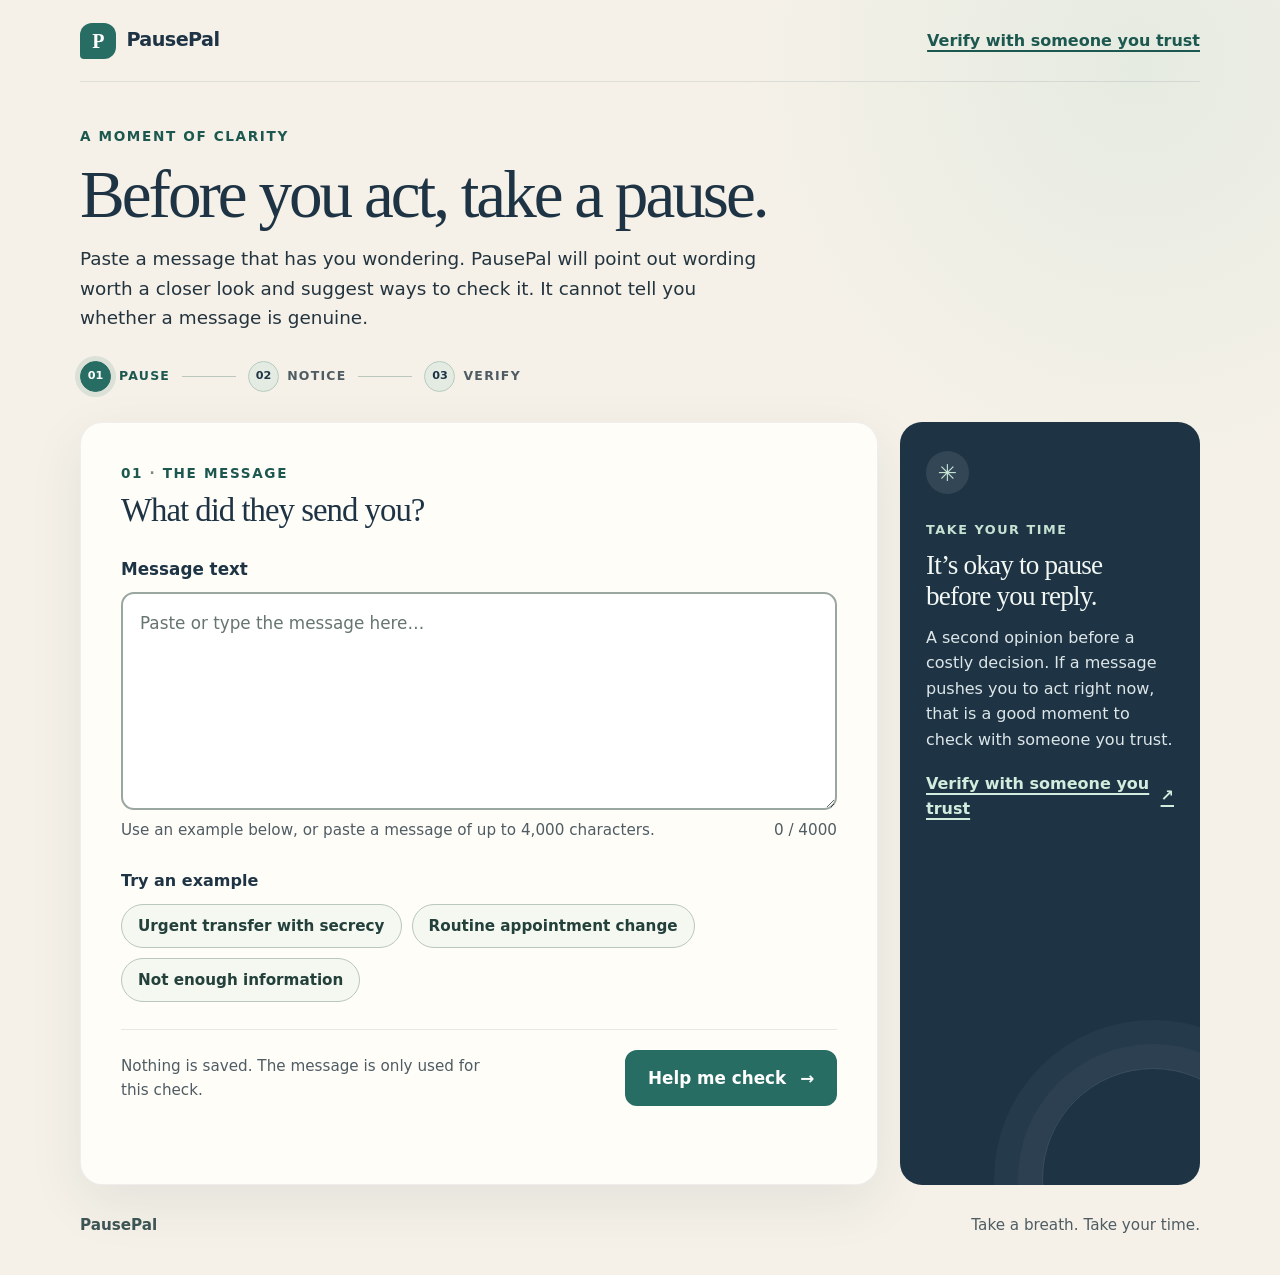
<file: static/index.html>
<!doctype html>
<html lang="en">
  <head>
    <meta charset="utf-8">
    <meta name="viewport" content="width=device-width, initial-scale=1">
    <meta name="theme-color" content="#f5f1e8">
    <title>PausePal — Before you act, take a pause.</title>
    <link rel="stylesheet" href="/static/analyze.css">
    <script src="/static/analyze.js" defer></script>
  </head>
  <body>
    <a class="skip-link" href="#main">Skip to message check</a>
    <div class="page-shell">
      <header class="topbar">
        <a class="brand" href="/" aria-label="PausePal home">
          <span class="brand-mark" aria-hidden="true">P</span>
          <span>PausePal</span>
        </a>
        <a class="top-link" href="/static/verify.html">Verify with someone you trust</a>
      </header>

      <main id="main">
        <section class="intro" aria-labelledby="page-title">
          <p class="eyebrow">A MOMENT OF CLARITY</p>
          <h1 id="page-title">Before you act, take a pause.</h1>
          <p class="intro-copy">Paste a message that has you wondering. PausePal will point out wording worth a closer look and suggest ways to check it. It cannot tell you whether a message is genuine.</p>
          <ol class="journey" aria-label="PausePal's three-step process">
            <li class="journey-step is-current"><span class="journey-dot">01</span><span>Pause</span></li>
            <li class="journey-line" aria-hidden="true"></li>
            <li class="journey-step"><span class="journey-dot">02</span><span>Notice</span></li>
            <li class="journey-line" aria-hidden="true"></li>
            <li class="journey-step"><span class="journey-dot">03</span><span>Verify</span></li>
          </ol>
        </section>

        <div class="workspace">
          <section class="review-card" aria-labelledby="message-heading">
            <div class="card-heading">
              <div>
                <p class="step-label">01 <span>·</span> THE MESSAGE</p>
                <h2 id="message-heading">What did they send you?</h2>
              </div>
            </div>

            <form id="analyzerForm" novalidate>
              <label class="field-label" for="messageInput">Message text</label>
              <textarea id="messageInput" name="text" rows="7" placeholder="Paste or type the message here…" aria-describedby="input-help characterCount"></textarea>
              <div class="input-meta">
                <p id="input-help">Use an example below, or paste a message of up to 4,000 characters.</p>
                <p id="characterCount" aria-live="polite">0 / 4000</p>
              </div>

              <div class="sample-area">
                <p class="sample-heading" id="sample-heading">Try an example</p>
                <div class="sample-list" role="group" aria-labelledby="sample-heading">
                  <button class="sample-button" type="button" data-sample="Grandma, it's me. I'm in trouble and I need you to send me $900 right now. Please do not tell Mom or Dad, they will only worry. Buy gift cards and text me the codes today.">Urgent transfer with secrecy</button>
                  <button class="sample-button" type="button" data-sample="Hello, this is Dr. Lee's clinic. Your appointment on Tuesday has moved from 2 pm to 3 pm. If that does not work for you, please call our usual office number to reschedule.">Routine appointment change</button>
                  <button class="sample-button" type="button" data-sample="It's urgent.">Not enough information</button>
                </div>
              </div>

              <div class="form-footer">
                <p class="form-note">Nothing is saved. The message is only used for this check.</p>
                <button class="submit-button" id="submitButton" type="submit">
                  <span id="submitLabel">Help me check</span>
                  <span aria-hidden="true">→</span>
                </button>
              </div>
              <p class="status-message" id="statusMessage" role="status" aria-live="polite"></p>
            </form>
          </section>

          <aside class="side-note" aria-label="A gentle reminder">
            <div class="note-icon" aria-hidden="true">✳</div>
            <p class="note-kicker">TAKE YOUR TIME</p>
            <h2>It’s okay to pause before you reply.</h2>
            <p>A second opinion before a costly decision. If a message pushes you to act right now, that is a good moment to check with someone you trust.</p>
            <a href="/static/verify.html">Verify with someone you trust <span aria-hidden="true">↗</span></a>
          </aside>
        </div>

        <section class="error-card" id="errorCard" role="alert" aria-labelledby="errorHeading" hidden>
          <h2 id="errorHeading">We couldn’t check this message</h2>
          <p id="errorMessage"></p>
          <p class="error-note">No result is shown because the check did not finish. Nothing here should be read as a sign that the message is fine.</p>
          <button class="retry-button" id="retryButton" type="button">Try again</button>
        </section>

        <section class="result-card" id="resultCard" aria-labelledby="resultHeading" hidden>
          <div id="demoNotice" class="demo-notice" hidden>Demo data — not a live AI result</div>
          <div class="result-heading-row">
            <div>
              <p class="step-label">02 <span>·</span> WHAT WE NOTICED</p>
              <h2 id="resultHeading">Check complete</h2>
            </div>
            <span class="mode-tag" id="modeTag" hidden></span>
          </div>
          <div class="assessment-row">
            <span class="assessment-label">Assessment</span>
            <span class="assessment-badge" id="assessmentBadge"></span>
          </div>
          <div id="summarySection" class="result-section" hidden>
            <h3>Summary</h3>
            <p id="summaryText"></p>
          </div>
          <div id="originalSection" class="result-section" hidden>
            <h3>Your message, with highlighted wording</h3>
            <p class="section-hint" id="highlightHint"></p>
            <div id="originalText" class="original-text" tabindex="0" aria-describedby="highlightHint"></div>
          </div>
          <div id="signalsSection" class="result-section" hidden>
            <h3>Why this wording stood out</h3>
            <div id="signalsList" class="signals-list"></div>
          </div>
          <div id="nextStepsSection" class="result-section" hidden>
            <h3>Ways to check before you act</h3>
            <ol id="nextStepsList" class="next-steps-list"></ol>
          </div>
          <div class="result-actions">
            <a class="verify-button" id="verifyButton" href="/static/verify.html">Verify with someone you trust <span aria-hidden="true">→</span></a>
            <button class="secondary-button" id="checkAnotherButton" type="button">Check another message</button>
          </div>
        </section>
      </main>

      <footer class="page-footer">
        <span>PausePal</span>
        <span>Take a breath. Take your time.</span>
      </footer>
    </div>
  </body>
</html>
</file>
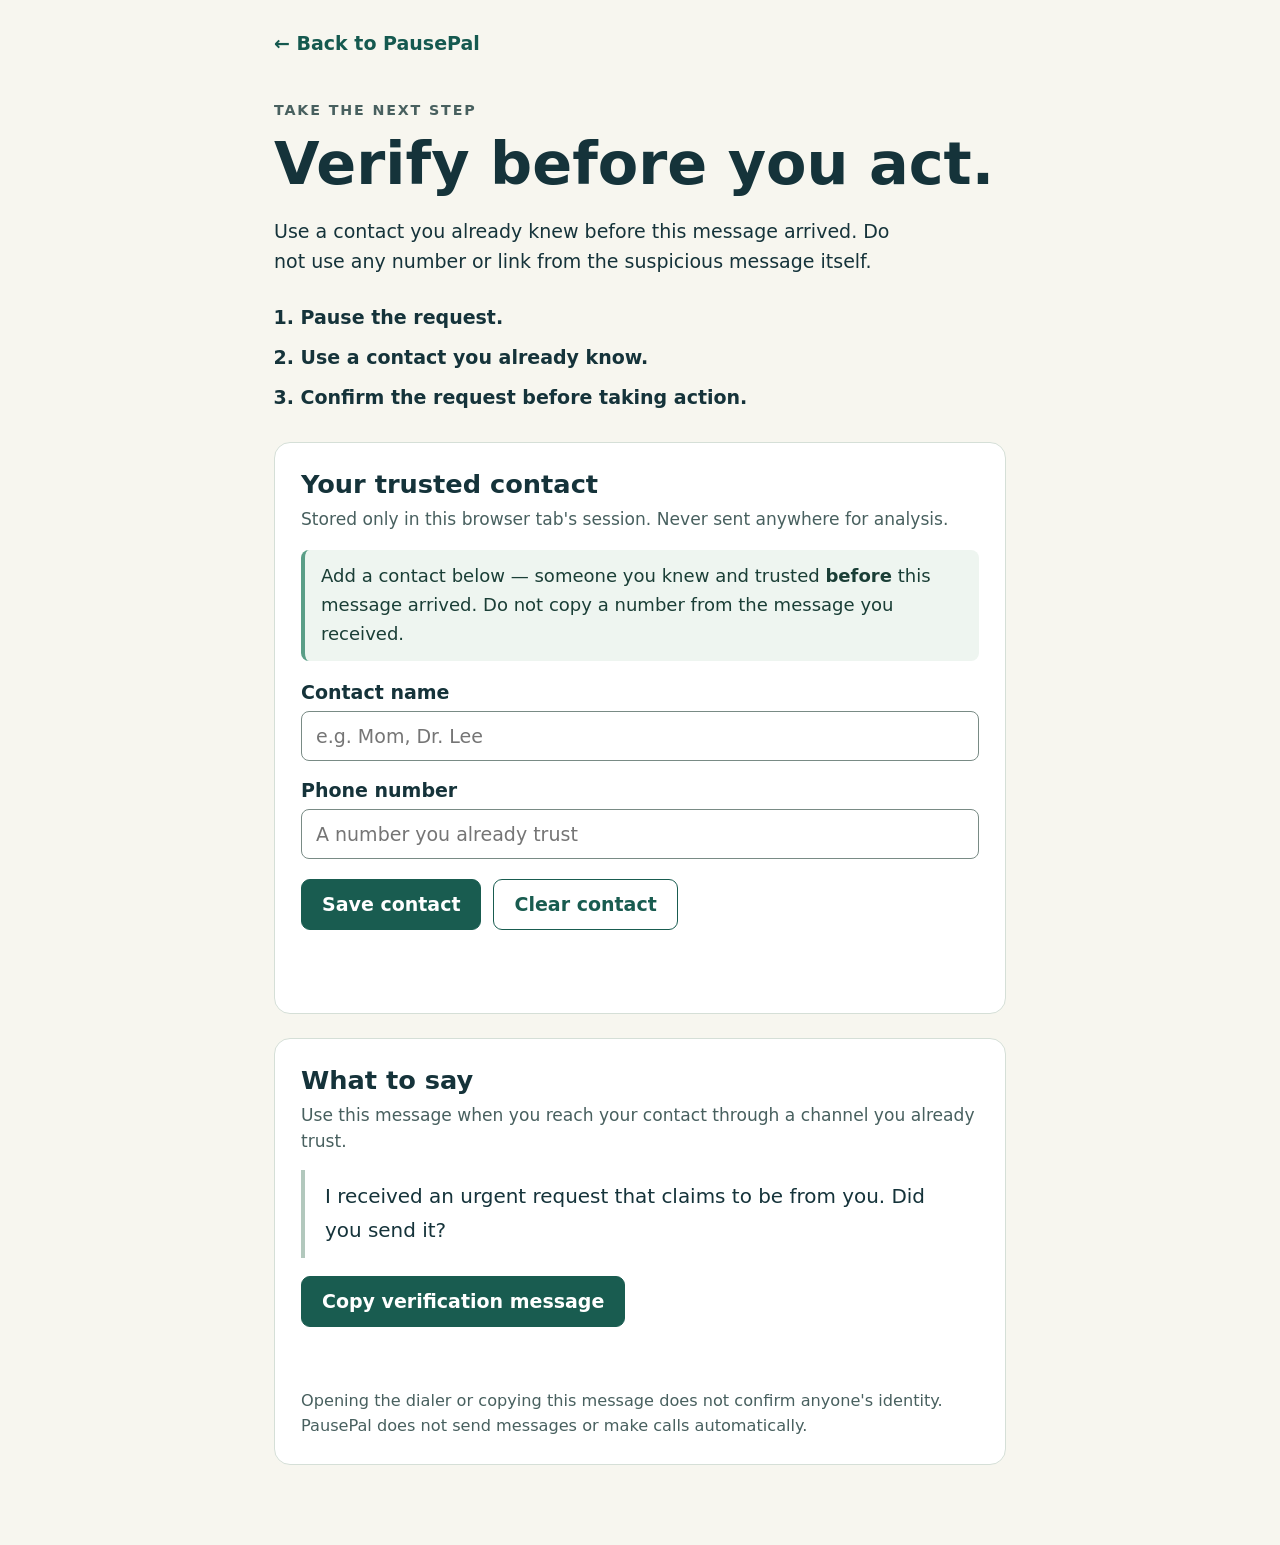
<file: static/verify.html>
<!doctype html>
<html lang="en">
<head>
  <meta charset="utf-8">
  <meta name="viewport" content="width=device-width, initial-scale=1">
  <title>Verify before you act | PausePal</title>
  <link rel="stylesheet" href="/static/verify.css">
  <script src="/static/verify.js" defer></script>
</head>
<body>
  <main>
    <a href="/" class="back-link">← Back to PausePal</a>

    <p class="eyebrow">TAKE THE NEXT STEP</p>
    <h1>Verify before you act.</h1>

    <p class="intro">
      Use a contact you already knew before this message arrived.
      Do not use any number or link from the suspicious message itself.
    </p>

    <ol class="steps">
      <li>Pause the request.</li>
      <li>Use a contact you already know.</li>
      <li>Confirm the request before taking action.</li>
    </ol>

    <!-- Trusted contact section -->
    <section>
      <h2>Your trusted contact</h2>
      <p class="section-note">
        Stored only in this browser tab's session. Never sent anywhere for analysis.
      </p>

      <p id="no-contact-hint" class="empty-hint">
        Add a contact below — someone you knew and trusted <strong>before</strong>
        this message arrived. Do not copy a number from the message you received.
      </p>

      <form id="contact-form" novalidate>
        <label for="name">Contact name</label>
        <input
          id="name"
          type="text"
          required
          maxlength="80"
          autocomplete="off"
          placeholder="e.g. Mom, Dr. Lee"
        >

        <label for="phone">Phone number</label>
        <input
          id="phone"
          type="tel"
          required
          maxlength="30"
          autocomplete="off"
          placeholder="A number you already trust"
        >

        <div class="actions">
          <button type="submit">Save contact</button>
          <button id="clear" type="button" class="secondary">Clear contact</button>
        </div>
      </form>

      <p id="contact-status" role="status" aria-live="polite"></p>

      <!-- Tel link — only shown after a valid contact is saved -->
      <a id="call" hidden aria-label="Open phone dialer"></a>
    </section>

    <!-- Verification script section -->
    <section>
      <h2>What to say</h2>
      <p class="section-note">
        Use this message when you reach your contact through a channel you already trust.
      </p>

      <p id="script">
        I received an urgent request that claims to be from you. Did you send it?
      </p>

      <button id="copy" type="button">Copy verification message</button>
      <p id="copy-status" role="status" aria-live="polite"></p>

      <p class="note">
        Opening the dialer or copying this message does not confirm anyone's identity.
        PausePal does not send messages or make calls automatically.
      </p>
    </section>
  </main>
</body>
</html>
</file>
<file: static/analyze.css>
:root {
  color-scheme: light;
  --cream: #f5f1e8;
  --paper: #fffdf8;
  --navy: #1e3445;
  --ink: #24343f;
  --muted: #4f5c63;
  --teal: #286d63;
  --teal-dark: #1c584f;
  --teal-pale: #e7f1ed;
  --line: #dedfd7;
  --coral: #8f3a28;
  --amber-bg: #fff3d4;
  --amber-ink: #5a4418;
  --focus: #0f5e9c;
  --shadow: 0 18px 55px rgb(30 52 69 / 8%);
  font-family: "Aptos", "Segoe UI", system-ui, -apple-system, BlinkMacSystemFont, sans-serif;
}

* { box-sizing: border-box; }

html { -webkit-text-size-adjust: 100%; }

body {
  margin: 0;
  min-width: 320px;
  color: var(--navy);
  background:
    radial-gradient(ellipse at 89% 5%, rgb(217 230 219 / 55%), transparent 25rem),
    var(--cream);
  font-size: 18px;
  line-height: 1.6;
  overflow-wrap: anywhere;
}

button, textarea { font: inherit; }
a { color: inherit; }

/* Focus: one strong, consistent ring for every interactive element. */
button:focus-visible,
a:focus-visible,
textarea:focus-visible,
[tabindex]:focus-visible {
  outline: 3px solid var(--focus);
  outline-offset: 3px;
}

.skip-link {
  position: absolute;
  top: -5rem;
  left: 1rem;
  z-index: 5;
  padding: .75rem 1.1rem;
  color: white;
  background: var(--navy);
  border-radius: .5rem;
  font-weight: 700;
}
.skip-link:focus { top: 1rem; }

.page-shell { width: min(1120px, calc(100% - 48px)); margin: 0 auto; }
.topbar { min-height: 82px; display: flex; flex-wrap: wrap; align-items: center; justify-content: space-between; gap: 8px 16px; padding: 12px 0; border-bottom: 1px solid rgb(30 52 69 / 10%); }
.brand { display: inline-flex; gap: .65rem; align-items: center; text-decoration: none; font-size: 1.2rem; font-weight: 750; letter-spacing: -.03em; }
.brand-mark { width: 36px; height: 36px; display: grid; place-items: center; color: white; background: var(--teal); border-radius: 12px 12px 12px 4px; font-family: Georgia, serif; font-size: 1.25rem; }
.top-link, .side-note a { color: var(--teal-dark); font-weight: 700; text-decoration-thickness: 2px; text-underline-offset: 4px; }
.top-link { display: inline-flex; align-items: center; min-height: 44px; font-size: 1rem; }

.intro { max-width: 760px; padding: 44px 0 30px; }
.eyebrow, .step-label, .note-kicker { margin: 0; color: var(--teal-dark); font-size: .85rem; font-weight: 800; letter-spacing: .12em; }
.intro h1 { max-width: 760px; margin: 12px 0 14px; font-family: Georgia, "Times New Roman", serif; font-size: clamp(2.4rem, 6vw, 4.2rem); font-weight: 500; letter-spacing: -.045em; line-height: 1.05; }
.intro-copy { max-width: 680px; margin: 0; color: var(--ink); font-size: 1.15rem; }
.journey { display: flex; align-items: center; max-width: 610px; margin: 28px 0 0; padding: 0; list-style: none; color: var(--muted); font-size: .78rem; font-weight: 800; letter-spacing: .1em; text-transform: uppercase; }
.journey-step { display: inline-flex; align-items: center; gap: 8px; white-space: nowrap; }
.journey-dot { width: 31px; height: 31px; display: grid; place-items: center; color: var(--navy); background: #e4ebe3; border: 1px solid #b8cbbd; border-radius: 50%; font-size: .7rem; letter-spacing: 0; }
.journey-step.is-current { color: var(--teal-dark); }
.journey-step.is-current .journey-dot { color: #fff; background: var(--teal); border-color: var(--teal); box-shadow: 0 0 0 5px rgb(40 109 99 / 12%); }
.journey-line { width: 54px; height: 1px; margin: 0 12px; background: #b9c7bc; }

.workspace { display: grid; grid-template-columns: minmax(0, 1fr) 300px; gap: 22px; align-items: stretch; }
.review-card, .result-card, .error-card { padding: clamp(22px, 4vw, 40px); background: var(--paper); border: 1px solid rgb(30 52 69 / 7%); border-radius: 22px; box-shadow: var(--shadow); }
.card-heading, .result-heading-row { display: flex; align-items: flex-start; justify-content: space-between; gap: 18px; }
.step-label span { color: #7c877f; }
.card-heading h2, .result-heading-row h2, .error-card h2 { margin: 8px 0 0; font-family: Georgia, "Times New Roman", serif; font-size: clamp(1.6rem, 3vw, 2.05rem); font-weight: 500; letter-spacing: -.03em; line-height: 1.15; }
.mode-tag { flex: 0 0 auto; padding: .4rem .8rem; color: #2f4a44; background: #e6ede6; border: 1px solid #c7d4ca; border-radius: 999px; font-size: .9rem; font-weight: 700; }
.mode-tag[data-mode="live"] { color: #1c584f; background: var(--teal-pale); border-color: #a9c5b8; }
.mode-tag[data-mode="demo"] { color: var(--amber-ink); background: var(--amber-bg); border-color: #e3c987; }

#analyzerForm { margin-top: 26px; }
.field-label { display: block; margin-bottom: .55rem; font-size: 1.05rem; font-weight: 750; }
textarea { width: 100%; min-height: 190px; display: block; resize: vertical; padding: 16px 17px; color: var(--navy); background: #fff; border: 2px solid #9aa6a0; border-radius: 13px; font-size: 1.05rem; line-height: 1.55; outline: none; transition: border-color .15s, box-shadow .15s; overflow-wrap: anywhere; white-space: pre-wrap; }
textarea::placeholder { color: #667571; }
textarea:focus { border-color: var(--teal); box-shadow: 0 0 0 4px rgb(40 109 99 / 14%); }
textarea:focus-visible { outline-offset: 2px; }
textarea:disabled { color: #4d5856; background: #f2f3ef; }
.input-meta { display: flex; justify-content: space-between; gap: 16px; margin-top: 8px; color: var(--muted); font-size: .95rem; }
.input-meta p { margin: 0; }
#characterCount { flex: 0 0 auto; font-variant-numeric: tabular-nums; }
#characterCount.over-limit { color: var(--coral); font-weight: 750; }
.sample-area { margin-top: 26px; }
.sample-heading { margin: 0 0 10px; font-size: 1rem; font-weight: 750; }
.sample-list { display: flex; flex-wrap: wrap; gap: 10px; }
.sample-button { min-height: 44px; padding: .55rem 1rem; color: #23403b; background: #f5f7f1; border: 1.5px solid #b9c7bc; border-radius: 999px; font-size: .95rem; font-weight: 650; cursor: pointer; text-align: left; transition: background .15s, border-color .15s, transform .15s; }
.sample-button:hover:not(:disabled) { background: var(--teal-pale); border-color: #7fa697; transform: translateY(-1px); }
.sample-button:disabled { cursor: wait; opacity: .6; }
.form-footer { display: flex; align-items: center; justify-content: space-between; gap: 20px; margin-top: 27px; padding-top: 20px; border-top: 1px solid #e7e8e1; }
.form-note { max-width: 360px; margin: 0; color: var(--muted); font-size: .95rem; }
.submit-button, .verify-button, .retry-button, .secondary-button {
  min-height: 52px;
  display: inline-flex;
  align-items: center;
  justify-content: center;
  gap: 14px;
  padding: .8rem 1.3rem;
  border-radius: 12px;
  font-size: 1.05rem;
  font-weight: 750;
  text-decoration: none;
  cursor: pointer;
  transition: background .15s, transform .15s;
}
.submit-button, .verify-button, .retry-button { color: #fff; background: var(--teal); border: 2px solid var(--teal); }
.submit-button:hover:not(:disabled), .verify-button:hover, .retry-button:hover:not(:disabled) { background: var(--teal-dark); border-color: var(--teal-dark); transform: translateY(-1px); }
.submit-button:disabled, .retry-button:disabled { cursor: wait; opacity: .65; transform: none; }
.secondary-button { color: var(--teal-dark); background: #fff; border: 2px solid #9fbdb3; }
.secondary-button:hover { background: var(--teal-pale); }
.status-message { min-height: 1.6em; margin: 12px 0 0; color: var(--muted); font-size: 1rem; font-weight: 650; }
.status-message[data-kind="error"] { color: var(--coral); }
.status-message[data-kind="busy"] { color: var(--teal-dark); }
.status-message[data-kind="done"] { color: var(--teal-dark); }

.side-note { position: relative; overflow: hidden; padding: 29px 26px; color: #f2f7f3; background: var(--navy); border-radius: 22px; }
.side-note::after { position: absolute; right: -64px; bottom: -105px; width: 220px; height: 220px; border: 1px solid rgb(255 255 255 / 12%); border-radius: 50%; content: ""; box-shadow: 0 0 0 24px rgb(255 255 255 / 3%), 0 0 0 48px rgb(255 255 255 / 3%); }
.note-icon { width: 43px; height: 43px; display: grid; place-items: center; margin-bottom: 26px; color: #c5e2d3; background: rgb(255 255 255 / 9%); border-radius: 50%; font-size: 1.45rem; }
.side-note .note-kicker { color: #c5e2d3; font-size: .8rem; }
.side-note h2 { max-width: 240px; margin: 10px 0 12px; font-family: Georgia, serif; font-size: 1.7rem; font-weight: 500; letter-spacing: -.03em; line-height: 1.15; }
.side-note > p:not(.note-kicker) { margin: 0; color: #dde6e8; font-size: 1rem; }
.side-note a { position: relative; z-index: 1; display: inline-flex; align-items: center; min-height: 44px; margin-top: 18px; color: #d2ecdd; font-size: 1rem; }

/* Error state: clearly an interruption, never a verdict about the message. */
.error-card { margin-top: 22px; border: 2px solid #d9a394; border-left: 8px solid var(--coral); }
.error-card h2 { color: var(--coral); }
.error-card p { margin: 12px 0 0; color: var(--ink); font-size: 1.05rem; }
.error-card .error-note { color: var(--muted); font-size: .98rem; }
.retry-button { margin-top: 20px; }

.result-card { margin-top: 22px; outline-offset: 6px; }
[hidden] { display: none !important; }
.demo-notice { margin: -4px 0 24px; padding: 14px 16px; color: var(--amber-ink); background: var(--amber-bg); border: 1px solid #e3c987; border-left: 6px solid #c99a2e; border-radius: 10px; font-size: 1rem; font-weight: 750; }
.assessment-row { display: flex; align-items: center; flex-wrap: wrap; gap: 13px; margin-top: 24px; }
.assessment-label { color: var(--muted); font-size: 1rem; font-weight: 650; }
.assessment-badge { padding: .45rem .9rem; color: var(--navy); background: #edf0ec; border: 1.5px solid #cfd6cf; border-radius: 999px; font-size: 1rem; font-weight: 800; }
.assessment-badge[data-assessment="warning"] { color: #6f2d1f; background: #fbe9e3; border-color: #e3b6a8; }
.assessment-badge[data-assessment="no_clear_signals"] { color: #2c4a3f; background: #e8f1e9; border-color: #b7cfbf; }
.assessment-badge[data-assessment="insufficient_information"] { color: #5a4418; background: #f7f0dc; border-color: #dfcb95; }
.result-section { margin-top: 26px; padding-top: 22px; border-top: 1px solid #e7e8e1; }
.result-section h3 { margin: 0 0 10px; font-size: 1.1rem; }
.result-section p { margin: 0; color: var(--ink); }
.section-hint { margin: 0 0 12px !important; color: var(--muted) !important; font-size: .98rem; }

.original-text {
  padding: 18px 20px;
  color: var(--navy);
  background: #fff;
  border: 1.5px solid #cfd6cf;
  border-radius: 12px;
  font-size: 1.05rem;
  line-height: 1.7;
  white-space: pre-wrap;
  overflow-wrap: anywhere;
  word-break: break-word;
  max-height: 28rem;
  overflow-y: auto;
}
.highlight {
  padding: .05em .2em;
  color: #4a2412;
  background: #ffe2a8;
  border-bottom: 3px solid #d98a2b;
  border-radius: 3px;
  font-weight: 700;
  box-decoration-break: clone;
  -webkit-box-decoration-break: clone;
}

.signals-list { display: grid; gap: 14px; }
.signal-item { padding: 16px 18px; background: #fbf6ea; border-left: 5px solid #d98a2b; border-radius: 0 10px 10px 0; }
.signal-item::before { display: block; margin-bottom: 8px; color: #9a681f; content: "SIGNAL " attr(data-signal-number); font-size: .72rem; font-weight: 850; letter-spacing: .12em; }
.signal-quote { margin: 0 0 8px; padding: 0; color: var(--navy); font-family: Georgia, serif; font-size: 1.1rem; font-style: italic; white-space: pre-wrap; overflow-wrap: anywhere; }
.signal-quote::before { content: "“"; }
.signal-quote::after { content: "”"; }
.signal-note { margin: 0 0 8px !important; color: var(--muted) !important; font-size: .95rem; }
.signal-reason { margin: 0; color: var(--ink); font-size: 1rem; }
.next-steps-list { display: grid; gap: 10px; margin: 0; padding-left: 1.5rem; color: var(--ink); }
.next-steps-list li { padding-left: .25rem; }
.result-actions { display: flex; flex-wrap: wrap; align-items: center; gap: 14px; margin-top: 30px; padding-top: 22px; border-top: 1px solid #e7e8e1; }

.page-footer { display: flex; justify-content: space-between; gap: 16px; padding: 28px 0 38px; color: var(--muted); font-size: .95rem; }
.page-footer span:first-child { font-weight: 750; color: #3c5453; }

@media (max-width: 820px) {
  .workspace { grid-template-columns: minmax(0, 1fr); }
  .side-note { display: grid; grid-template-columns: 48px minmax(0, 1fr); column-gap: 16px; padding: 22px 24px; }
  .note-icon { grid-row: span 3; margin: 2px 0 0; }
  .side-note .note-kicker { align-self: end; }
  .side-note h2 { max-width: 100%; margin: 5px 0; font-size: 1.45rem; }
  .side-note > p:not(.note-kicker), .side-note a { grid-column: 2; }
  .side-note a { margin-top: 10px; }
}

@media (max-width: 540px) {
  .page-shell { width: min(100% - 28px, 1120px); }
  .topbar { min-height: 0; padding: 12px 0; }
  .top-link { font-size: .95rem; }
  .intro { padding: 32px 0 24px; }
  .intro h1 { font-size: clamp(2.1rem, 11vw, 3rem); }
  .intro-copy { font-size: 1.05rem; }
  .journey { width: 100%; justify-content: space-between; font-size: .68rem; }
  .journey-line { flex: 1; width: auto; margin: 0 7px; }
  .review-card, .result-card, .error-card { padding: 22px 18px; border-radius: 17px; }
  .card-heading, .result-heading-row { flex-direction: column; gap: 10px; }
  .input-meta { flex-direction: column; gap: 4px; }
  .sample-list { flex-direction: column; align-items: stretch; }
  .sample-button { border-radius: 12px; }
  .form-footer { align-items: stretch; flex-direction: column; gap: 13px; }
  .form-note { max-width: none; }
  .submit-button, .verify-button, .retry-button, .secondary-button { width: 100%; }
  .side-note { border-radius: 17px; }
  .page-footer { flex-direction: column; gap: 2px; padding-top: 23px; }
  .assessment-row { align-items: flex-start; flex-direction: column; gap: 7px; }
  .original-text { padding: 14px 15px; }
}

@media (prefers-reduced-motion: reduce) {
  *, *::before, *::after { scroll-behavior: auto !important; transition-duration: .01ms !important; }
}
</file>
<file: static/verify.css>
/* ── Base ── */
:root {
  font-family: system-ui, -apple-system, sans-serif;
  color: #15333a;
  background: #f7f6ef;
  font-size: 19px;
}

*, *::before, *::after {
  box-sizing: border-box;
}

body {
  margin: 0;
}

/* ── Layout ── */
main {
  max-width: 780px;
  margin: 0 auto;
  padding: 32px 24px 80px;
}

/* ── Links ── */
a {
  color: #15594f;
}

.back-link {
  display: inline-block;
  font-weight: 600;
  text-decoration: none;
  margin-bottom: 8px;
}

.back-link:hover {
  text-decoration: underline;
}

/* ── Eyebrow label ── */
.eyebrow {
  font-size: 0.75rem;
  letter-spacing: 0.13em;
  margin-top: 40px;
  margin-bottom: 0;
  font-weight: 700;
  color: #48605f;
}

/* ── Heading ── */
h1 {
  font-size: clamp(2rem, 6vw, 3.1rem);
  line-height: 1.1;
  margin: 14px 0 18px;
}

h2 {
  font-size: 1.35rem;
  margin-top: 0;
  margin-bottom: 8px;
}

/* ── Body copy ── */
.intro {
  line-height: 1.6;
  margin-bottom: 20px;
  max-width: 640px;
}

/* ── Verification steps ── */
.steps {
  padding-left: 1.4em;
  margin: 0 0 8px;
}

.steps li {
  line-height: 1.6;
  padding: 5px 0;
  font-weight: 600;
}

/* ── Card sections ── */
section {
  background: #ffffff;
  border: 1px solid #d5dfd7;
  border-radius: 16px;
  margin-top: 24px;
  padding: 26px;
}

.section-note {
  font-size: 0.9rem;
  color: #48605f;
  margin-top: 0;
  margin-bottom: 16px;
  line-height: 1.5;
}

/* ── Empty-state hint ── */
.empty-hint {
  background: #eef5f0;
  border-left: 4px solid #5a9e87;
  border-radius: 8px;
  padding: 12px 16px;
  font-size: 0.95rem;
  line-height: 1.6;
  margin-bottom: 20px;
  color: #1a3e36;
}

.empty-hint strong {
  font-weight: 700;
}

/* ── Form ── */
label {
  display: block;
  font-weight: 650;
  margin: 18px 0 8px;
}

label:first-of-type {
  margin-top: 0;
}

input {
  width: 100%;
  font: inherit;
  font-size: 1rem;
  padding: 13px 14px;
  border: 1.5px solid #798b85;
  border-radius: 8px;
  background: #fff;
  color: inherit;
  -webkit-appearance: none;
}

input:focus {
  border-color: #195c50;
  outline: none;
  box-shadow: 0 0 0 3px rgba(25, 92, 80, 0.18);
}

/* ── Button row ── */
.actions {
  display: flex;
  flex-wrap: wrap;
  gap: 12px;
  margin-top: 20px;
}

/* ── Buttons ── */
button {
  font: inherit;
  font-weight: 600;
  font-size: 1rem;
  border: 1.5px solid #195c50;
  border-radius: 9px;
  background: #195c50;
  color: #ffffff;
  padding: 13px 20px;
  cursor: pointer;
  line-height: 1.2;
  touch-action: manipulation;
}

button:hover {
  background: #13483e;
  border-color: #13483e;
}

button.secondary {
  background: #ffffff;
  color: #195c50;
}

button.secondary:hover {
  background: #eef5f0;
}

/* ── Focus rings (keyboard navigation) ── */
button:focus-visible,
a:focus-visible,
input:focus-visible {
  outline: 3px solid #cf8e24;
  outline-offset: 3px;
}

/* ── Status messages ── */
#contact-status,
#copy-status {
  line-height: 1.5;
  min-height: 1.5em;
  margin-top: 12px;
  font-size: 0.95rem;
}

/* ── Tel link (call / dialer) ── */
#call {
  display: inline-block;
  margin-top: 12px;
  font-weight: 600;
  word-break: break-all;
}

#call[hidden] {
  display: none;
}

/* ── Verification script ── */
#script {
  border-left: 4px solid #b2c8bd;
  padding: 10px 20px;
  line-height: 1.7;
  margin: 12px 0 18px;
  font-size: 1.05rem;
}

/* ── Copy button ── */
#copy {
  margin-bottom: 4px;
}

/* ── Disclaimer note ── */
.note {
  font-size: 0.85rem;
  line-height: 1.55;
  color: #48605f;
  margin-top: 16px;
  margin-bottom: 0;
}

/* ── Mobile ── */
@media (max-width: 480px) {
  main {
    padding: 24px 16px 80px;
  }

  h1 {
    font-size: 2rem;
  }

  button {
    width: 100%;
    text-align: center;
  }

  .actions {
    flex-direction: column;
  }

  input {
    font-size: 1rem; /* prevent iOS zoom on focus */
  }
}
</file>
